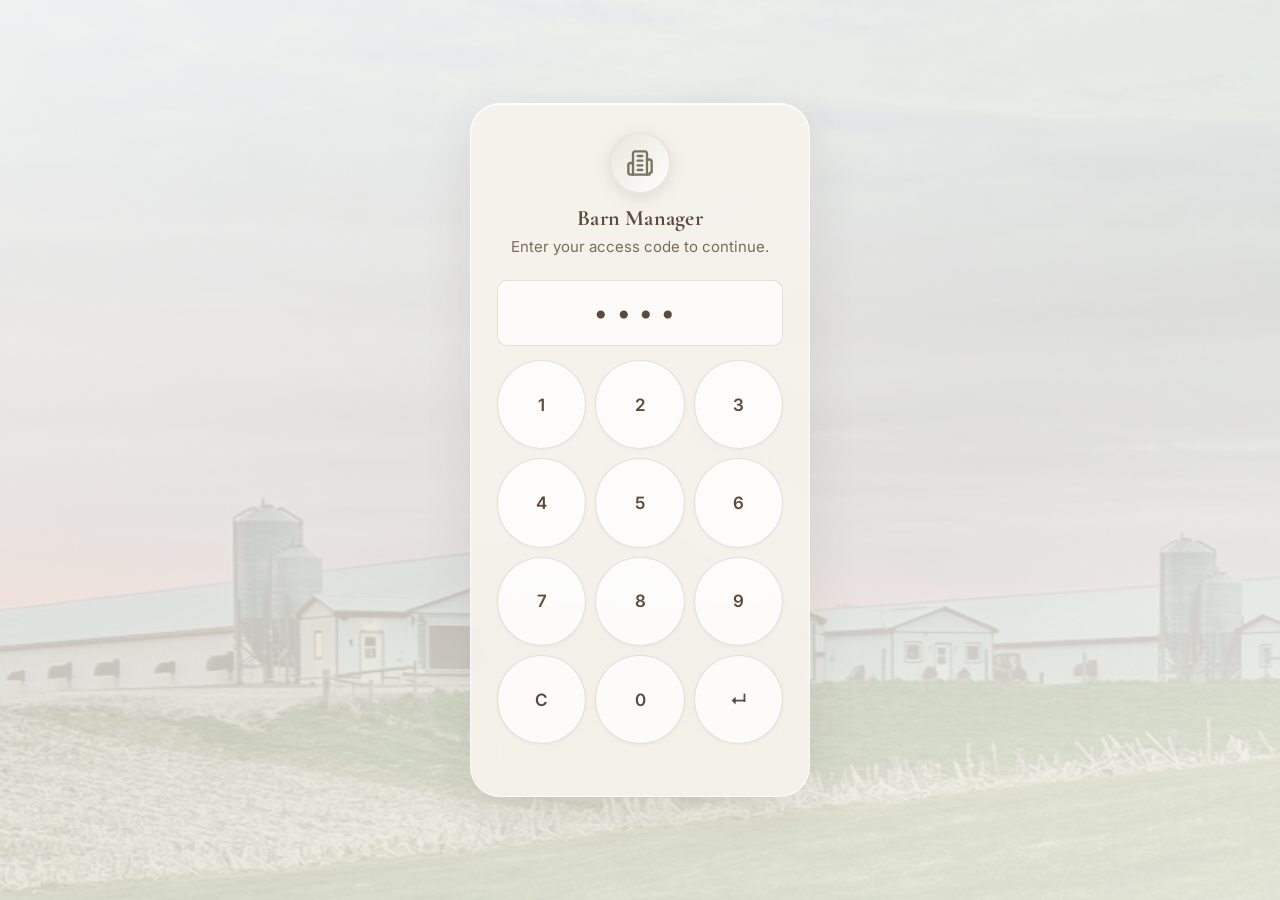
<file: index.html>
<!DOCTYPE html>
<html lang="en">
<head>
  <meta charset="UTF-8">
  <title>Barn Manager Login</title>
  <meta name="viewport" content="width=device-width, initial-scale=1.0, viewport-fit=cover">
  <meta name="theme-color" content="#5c4a3d">
  <link rel="icon" type="image/png" sizes="32x32" href="assets/images/favicon-32.png">
  <link rel="icon" type="image/png" sizes="192x192" href="assets/images/favicon-192.png">
  <link rel="apple-touch-icon" sizes="180x180" href="assets/images/apple-touch-icon.png">
  <link rel="stylesheet" href="assets/css/style.css">
  <link rel="manifest" href="manifest.json">
</head>
<body>
  <div class="login-wrapper">
    <div class="card login-card">
      <div class="login-header">
        <div class="login-logo-wrap">
          <svg xmlns="http://www.w3.org/2000/svg" width="28" height="28" viewBox="0 0 24 24" fill="none" stroke="currentColor" stroke-width="2" stroke-linecap="round" stroke-linejoin="round"><path d="M6 22V4a2 2 0 0 1 2-2h8a2 2 0 0 1 2 2v18Z"/><path d="M6 12H4a2 2 0 0 0-2 2v6a2 2 0 0 0 2 2h2"/><path d="M18 9h2a2 2 0 0 1 2 2v9a2 2 0 0 0-2 2h-2"/><path d="M10 6h4"/><path d="M10 10h4"/><path d="M10 14h4"/><path d="M10 18h4"/></svg>
        </div>
        <h1>Barn Manager</h1>
        <p>Enter your access code to continue.</p>
      </div>

      <div id="step-keypad">
        <div class="keypad-display" id="keypadDisplay">••••</div>
        <div class="keypad-grid">
          <button class="keypad-btn" data-digit="1">1</button>
          <button class="keypad-btn" data-digit="2">2</button>
          <button class="keypad-btn" data-digit="3">3</button>
          <button class="keypad-btn" data-digit="4">4</button>
          <button class="keypad-btn" data-digit="5">5</button>
          <button class="keypad-btn" data-digit="6">6</button>
          <button class="keypad-btn" data-digit="7">7</button>
          <button class="keypad-btn" data-digit="8">8</button>
          <button class="keypad-btn" data-digit="9">9</button>
          <button class="keypad-btn" data-action="clear">C</button>
          <button class="keypad-btn" data-digit="0">0</button>
          <button class="keypad-btn" data-action="enter">↵</button>
        </div>
        <div class="keypad-error" id="keypadError"></div>
      </div>
    </div>
  </div>

  <script src="assets/js/app.js"></script>
  <script src="assets/js/pages/login.js"></script>
</body>
</html>
</file>
<file: assets/css/style.css>
/* ═══════════════════════════════════════════════════
   BARN MANAGER — Natural Minimalist · v7
   Warm neutrals · Olive · Linen glass · Serif display
═══════════════════════════════════════════════════ */

@import url('https://fonts.googleapis.com/css2?family=Cormorant+Garamond:ital,wght@0,500;0,600;0,700;1,500&family=Inter:ital,opsz,wght@0,14..32,300;0,14..32,400;0,14..32,500;0,14..32,600;0,14..32,700;1,14..32,400&display=swap');

/* ─── TOKENS ─────────────────────────────────────── */
:root {
  --white:        #ffffff;
  --cream:        #f7f3ed;
  --bg:           #ede8e0;
  --bg-card:      #f7f3ed;
  --bg-soft:      #e5ded3;

  --linen:        #f5f1ea;
  --taupe:        #c9bfb5;
  --beige:        #d4c4b0;
  --tan:          #b8a088;
  --greige:       #d8d4cc;
  --olive:        #8b8670;
  --ivory:        #faf8f4;
  --mushroom:     #9a8b7e;
  --espresso:     #5c4a3d;
  --sand:         #e5ded3;
  --rose:         #c4a090;

  --slate:        #5c4a3d;
  --navy:         #5c4a3d;
  --navy-mid:     #7a6b5e;
  --navy-glass:   rgba(92, 74, 61, .9);

  --mist:         #c9bfb5;
  --sage:         #7a7560;
  --sage-dk:      #5c5848;
  --sage-lt:      #e8e6dc;
  --sage-glass:   rgba(122, 117, 96, .12);

  --seafoam:      #d8d4cc;
  --teal:         #9a8b7e;
  --teal-lt:      #ece8e2;

  --terra:        #c4a090;
  --terra-dk:     #a88474;
  --terra-lt:     #f0e8e4;

  --blush:        #f0e8e4;

  --heading:      #5c4a3d;

  --border:       rgba(92, 74, 61, .1);
  --border-mid:   rgba(92, 74, 61, .16);

  --text:         #5c4a3d;
  --text-2:       #7a6b5e;
  --text-3:       #9a8b7e;

  --navy-rgb:     92, 74, 61;
  --sage-rgb:     122, 117, 96;
  --terra-rgb:    196, 160, 144;
  --mist-rgb:     201, 191, 181;

  --bg-image:     url('../images/farm-bg.png');

  --glass-bg:     rgba(247, 243, 237, .9);
  --glass-border: rgba(255, 255, 255, .72);
  --glass-shadow: 0 12px 40px rgba(92, 74, 61, .08);

  /* Shadows */
  --sh-xs: 0 1px 3px rgba(92, 74, 61, .06);
  --sh-sm: 0 2px 12px rgba(92, 74, 61, .07);
  --sh-md: 0 8px 28px rgba(92, 74, 61, .09);
  --sh-lg: 0 16px 48px rgba(92, 74, 61, .11);

  /* Shape */
  --r-sm:  10px;
  --r-md:  16px;
  --r-lg:  22px;
  --r-xl:  30px;
  --r-pill:999px;

  /* Motion */
  --ease:   cubic-bezier(.25,.46,.45,.94);
  --spring: cubic-bezier(.34,1.56,.64,1);
  --t1: .12s;
  --t2: .22s;
  --t3: .38s;

  /* Layout */
  --nav-h:  58px;
  --max-w:  1080px;
  --font:   'Inter', system-ui, sans-serif;
  --font-display: 'Cormorant Garamond', Georgia, 'Times New Roman', serif;

  /* Typography — fixed role scale */
  --fs-display:  26px;
  --fs-title:    22px;
  --fs-heading:  19px;
  --fs-subhead:  17px;
  --fs-body:     16px;
  --fs-ui:       15px;
  --fs-caption:  14px;
  --fs-label:    13px;
  --fs-micro:    12px;
}

/* ─── RESET ──────────────────────────────────────── */
*, *::before, *::after { box-sizing: border-box; margin: 0; padding: 0; }
html { -webkit-text-size-adjust: 100%; scroll-behavior: smooth; }

body {
  font-family: var(--font);
  font-size: var(--fs-body);
  line-height: 1.55;
  color: var(--text);
  background: var(--bg);
  min-height: 100vh;
  -webkit-font-smoothing: antialiased;
}

body.app-shell {
  display: flex;
  flex-direction: column;
  padding-top: calc(var(--nav-h) + env(safe-area-inset-top, 0px));
  padding-left: env(safe-area-inset-left, 0px);
  padding-right: env(safe-area-inset-right, 0px);
  background: var(--bg);
  position: relative;
  min-height: 100vh;
  min-height: 100dvh;
}

/* Farm background on ALL app pages */
body.app-shell::before {
  content: '';
  position: fixed;
  inset: 0;
  background: var(--bg-image) center center / cover no-repeat;
  z-index: -2;
}

/* Warm linen wash — swap --bg-image when client provides new photo */
body.app-shell::after {
  content: '';
  position: fixed;
  inset: 0;
  /* background: rgba(247, 243, 237, .1) */
  /* background: linear-gradient(
    165deg,
    rgba(247, 243, 237, .84) 0%,
    rgba(229, 222, 211, .78) 48%,
    rgba(245, 241, 234, .86) 100%
  ); */
  z-index: -1;
}

/* ─── TYPOGRAPHY ─────────────────────────────────── */
h1, h2, h3 {
  font-family: var(--font-display);
  font-weight: 700;
  line-height: 1.18;
  color: var(--heading);
  letter-spacing: .01em;
}
h1 { font-size: var(--fs-title); }
h2 { font-size: var(--fs-heading); }
h3 { font-size: var(--fs-subhead); }

label {
  display: block;
  font-size: var(--fs-label);
  font-weight: 600;
  color: var(--text-3);
  text-transform: uppercase;
  letter-spacing: .055em;
  margin-bottom: 5px;
}
p { color: var(--text-2); }
button { font-family: var(--font); cursor: pointer; }
a { color: inherit; text-decoration: none; }

.icon {
  display: block;
  flex-shrink: 0;
}

.top-bar-title .icon,
.panel-title .icon {
  display: inline-block;
  vertical-align: middle;
}

/* ─── SHELL ──────────────────────────────────────── */
.app-container {
  width: 100%;
  max-width: var(--max-w);
  margin: 0 auto;
  padding: 22px 18px 52px;
}

body.app-shell.page-centered .app-container {
  flex: 1;
  display: flex;
  align-items: center;
  justify-content: center;
  padding: 24px 18px;
}

/* ─── TOP BAR ────────────────────────────────────── */
.top-bar {
  position: fixed;
  top: 0; left: 0; right: 0;
  z-index: 200;
  min-height: var(--nav-h);
  height: calc(var(--nav-h) + env(safe-area-inset-top, 0px));
  padding-top: env(safe-area-inset-top, 0px);
  padding-left: max(20px, env(safe-area-inset-left, 0px));
  padding-right: max(20px, env(safe-area-inset-right, 0px));
  background: var(--navy-glass);
  backdrop-filter: blur(18px) saturate(1.6);
  -webkit-backdrop-filter: blur(18px) saturate(1.6);
  border-bottom: 1px solid rgba(255,255,255,.1);
  display: flex;
  align-items: center;
  justify-content: space-between;
  gap: 10px;
  box-shadow: 0 2px 18px rgba(var(--navy-rgb), .18);
}

.top-bar-title {
  font-size: var(--fs-subhead);
  font-weight: 700;
  color: #fff;
  letter-spacing: .01em;
  display: flex;
  align-items: center;
  gap: 10px;
}

.top-bar-title svg { opacity: .8; }

.top-bar-actions {
  display: flex;
  align-items: center;
  gap: 8px;
}

/* ─── GLASS CARD ─────────────────────────────────── */
.card {
  position: relative;
  background: var(--glass-bg);
  backdrop-filter: blur(20px) saturate(1.4);
  -webkit-backdrop-filter: blur(20px) saturate(1.4);
  border-radius: var(--r-lg);
  border: 1px solid var(--glass-border);
  box-shadow: var(--glass-shadow), inset 0 1px 0 rgba(255, 255, 255, .85);
  padding: 22px 22px;
  overflow: visible;
  animation: cardIn var(--t3) var(--ease) forwards;
}

.app-container > .card + .card { margin-top: 14px; }

@keyframes cardIn {
  from { opacity: 0; }
  to   { opacity: 1; }
}

.app-container > .card:nth-child(2) { animation-delay: .06s; }
.app-container > .card:nth-child(3) { animation-delay: .12s; }
.app-container > .card:nth-child(4) { animation-delay: .18s; }

/* ─── BUTTONS ────────────────────────────────────── */
.btn {
  display: inline-flex;
  align-items: center;
  justify-content: center;
  gap: 7px;
  border: none;
  border-radius: var(--r-pill);
  padding: 9px 20px;
  font-size: var(--fs-ui);
  font-weight: 600;
  letter-spacing: .01em;
  min-height: 40px;
  white-space: nowrap;
  transition:
    background var(--t1) var(--ease),
    transform  var(--t1) var(--ease),
    box-shadow var(--t1) var(--ease);
}

.btn svg { flex-shrink: 0; }
.btn:active { transform: scale(.95) !important; }

.btn-primary {
  background: var(--sage);
  color: #fff;
  box-shadow: 0 3px 12px rgba(var(--sage-rgb), .32);
}
.btn-primary:hover {
  background: var(--sage-dk);
  transform: translateY(-1px);
  box-shadow: 0 5px 18px rgba(var(--sage-rgb), .38);
}

/* ghost on dark bg (top bar) */
.btn-ghost {
  background: rgba(255,255,255,.13);
  color: #fff;
  border: 1px solid rgba(255,255,255,.22);
}
.btn-ghost:hover { background: rgba(255,255,255,.24); }

/* ghost on light bg (inside cards) */
.card .btn-ghost,
.tab-panel .btn-ghost {
  background: var(--bg-soft);
  color: var(--text);
  border: 1px solid var(--border-mid);
}
.card .btn-ghost:hover,
.tab-panel .btn-ghost:hover { background: var(--bg); }

.btn-danger {
  background: var(--terra);
  color: #fff;
  box-shadow: 0 3px 10px rgba(var(--terra-rgb), .28);
}
.btn-danger:hover { filter: brightness(1.08); }

.btn-success {
  background: var(--sage-lt);
  color: var(--sage-dk);
  box-shadow: 0 3px 10px rgba(var(--sage-rgb), .2);
}

.btn-success:hover {
  background: #ddd9ce;
  color: var(--sage-dk);
  transform: translateY(-1px);
  box-shadow: 0 5px 14px rgba(var(--sage-rgb), .2);
}

.btn-small {
  padding: 5px 13px;
  font-size: var(--fs-caption);
  min-height: 32px;
}

.btn-label-short { display: none; }

/* ─── INPUTS ─────────────────────────────────────── */
.form-group { margin-bottom: 15px; }

input[type=text],
input[type=number],
input[type=date],
input[type=time],
select,
textarea {
  font-family: var(--font);
  font-size: var(--fs-body);
  padding: 10px 12px;
  border-radius: var(--r-sm);
  border: 1.5px solid rgba(0,0,0,.11);
  background: rgba(255,255,255,.85);
  color: var(--text);
  width: 100%;
  min-height: 42px;
  transition: border-color var(--t1), box-shadow var(--t1), background var(--t1);
  -webkit-appearance: none;
  appearance: none;
}

input:focus, select:focus, textarea:focus {
  outline: none;
  border-color: var(--sage);
  background: #fff;
  box-shadow: 0 0 0 3px rgba(var(--sage-rgb), .14);
}

input::placeholder, textarea::placeholder { color: var(--text-3); }

select {
  background-image: url("data:image/svg+xml,%3Csvg xmlns='http://www.w3.org/2000/svg' width='12' height='8'%3E%3Cpath d='M1 1l5 5 5-5' stroke='%239a948c' stroke-width='1.6' fill='none' stroke-linecap='round' stroke-linejoin='round'/%3E%3C/svg%3E");
  background-repeat: no-repeat;
  background-position: right 12px center;
  background-color: rgba(255,255,255,.85);
  padding-right: 32px;
}

textarea { resize: vertical; min-height: 88px; }

.field-group.has-error input[type=text],
.field-group.has-error input[type=number],
.field-group.has-error input[type=date],
.field-group.has-error input[type=time],
.field-group.has-error textarea,
input.is-invalid,
textarea.is-invalid {
  border-color: var(--terra);
  box-shadow: 0 0 0 3px rgba(var(--terra-rgb), .16);
}

.field-group.has-error input:focus,
.field-group.has-error textarea:focus,
input.is-invalid:focus,
textarea.is-invalid:focus {
  border-color: var(--terra);
  box-shadow: 0 0 0 3px rgba(var(--terra-rgb), .16);
}

.field-error {
  margin-top: 6px;
  font-size: var(--fs-caption);
  font-weight: 500;
  color: var(--terra);
  line-height: 1.35;
}

.card.has-form-errors {
  border-color: rgba(var(--terra-rgb), .45);
  box-shadow:
    0 0 0 2px rgba(var(--terra-rgb), .18),
    0 8px 32px rgba(var(--navy-rgb), .12),
    0 1px 0 rgba(255,255,255,.8) inset;
}

.custom-select {
  position: relative;
  width: 100%;
  min-width: 100px;
}

.custom-select-trigger {
  width: 100%;
  display: flex;
  align-items: center;
  justify-content: space-between;
  gap: 8px;
  font-family: var(--font);
  font-size: var(--fs-body);
  padding: 8px 12px;
  border-radius: var(--r-sm);
  border: 1.5px solid rgba(0,0,0,.11);
  background: rgba(255,255,255,.85);
  color: var(--text);
  min-height: 42px;
  cursor: pointer;
  text-align: left;
  transition: border-color var(--t1), box-shadow var(--t1), background var(--t1);
}

.custom-select-trigger:hover {
  background: #fff;
}

.custom-select.open .custom-select-trigger,
.custom-select-trigger:focus {
  outline: none;
  border-color: var(--sage);
  background: #fff;
  box-shadow: 0 0 0 3px rgba(var(--sage-rgb), .14);
}

.custom-select.is-invalid .custom-select-trigger {
  border-color: var(--terra);
  box-shadow: 0 0 0 3px rgba(var(--terra-rgb), .16);
}

.custom-select.is-invalid.open .custom-select-trigger,
.custom-select.is-invalid .custom-select-trigger:focus {
  border-color: var(--terra);
  box-shadow: 0 0 0 3px rgba(var(--terra-rgb), .16);
}

.custom-select-label {
  flex: 1;
  min-width: 0;
  overflow: hidden;
  text-overflow: ellipsis;
  white-space: nowrap;
}

.custom-select-label.is-placeholder {
  color: var(--text-3);
}

.custom-select-chevron {
  flex-shrink: 0;
  width: 12px;
  height: 12px;
  background-image: url("data:image/svg+xml,%3Csvg xmlns='http://www.w3.org/2000/svg' width='12' height='8'%3E%3Cpath d='M1 1l5 5 5-5' stroke='%23969088' stroke-width='1.6' fill='none' stroke-linecap='round' stroke-linejoin='round'/%3E%3C/svg%3E");
  background-repeat: no-repeat;
  background-position: center;
  transition: transform var(--t1);
}

.custom-select.open .custom-select-chevron {
  transform: rotate(180deg);
}

.custom-select-menu {
  display: none;
  list-style: none;
  margin: 0;
  padding: 4px;
  background: #fff;
  border: 1px solid var(--border-mid);
  border-radius: var(--r-sm);
  box-shadow: var(--sh-md);
  max-height: 220px;
  overflow-y: auto;
}

.custom-select-menu.is-open {
  display: block;
}

.custom-select-option {
  padding: 9px 12px;
  border-radius: 6px;
  font-size: var(--fs-ui);
  cursor: pointer;
  color: var(--text);
  transition: background var(--t1), color var(--t1);
}

.custom-select-option:hover {
  background: var(--sage-lt);
}

.custom-select-option.selected {
  background: var(--sage);
  color: #fff;
}

td .custom-select-trigger {
  min-height: 34px;
  padding: 5px 10px;
  font-size: var(--fs-ui);
}

/* ─── TABLES ─────────────────────────────────────── */
.table-wrapper {
  width: 100%;
  max-width: 100%;
  overflow-x: auto;
  -webkit-overflow-scrolling: touch;
  scrollbar-width: thin;
  border-radius: var(--r-md);
  border: 1px solid var(--border);
  background: rgba(255,255,255,.7);
}

table {
  border-collapse: collapse;
  width: max-content;
  min-width: 100%;
}

th, td {
  padding: 10px 13px;
  border-bottom: 1px solid rgba(0,0,0,.07);
  font-size: var(--fs-ui);
  text-align: left;
}

th {
  background: var(--teal-lt);
  color: var(--navy);
  font-weight: 700;
  font-size: var(--fs-micro);
  text-transform: uppercase;
  letter-spacing: .06em;
  white-space: nowrap;
}

th.col-no, td.col-no {
  width: 48px;
  padding-left: 10px;
  padding-right: 10px;
  text-align: center;
  font-size: var(--fs-caption);
  font-weight: 600;
  white-space: nowrap;
}

th.col-no {
  text-transform: none;
  letter-spacing: 0;
  color: var(--navy);
}

td.col-no {
  color: var(--text-3);
}

tr:last-child td { border-bottom: none; }
tbody tr { transition: background var(--t1); }
tbody tr:hover td { background: rgba(var(--mist-rgb), .12); }

td.select-cell {
  min-width: 120px;
}

th.col-action, td.action-cell {
  width: 56px;
  min-width: 56px;
  text-align: center;
  padding-left: 8px;
  padding-right: 8px;
  position: sticky;
  right: 0;
  z-index: 1;
}

th.col-action {
  text-transform: none;
  letter-spacing: 0;
  z-index: 2;
  background: var(--teal-lt);
  box-shadow: -8px 0 14px -6px rgba(var(--navy-rgb), .08);
}

td.action-cell {
  background: rgba(255, 255, 255, .96);
  box-shadow: -8px 0 14px -6px rgba(var(--navy-rgb), .08);
}

tbody tr:hover td.action-cell {
  background: var(--sage-lt);
}

.btn-icon-delete {
  display: inline-flex;
  align-items: center;
  justify-content: center;
  width: 34px;
  height: 34px;
  padding: 0;
  border: none;
  border-radius: var(--r-sm);
  background: transparent;
  color: var(--terra);
  cursor: pointer;
  transition: background var(--t1), color var(--t1), transform var(--t1);
}

.btn-icon-delete:hover {
  background: var(--terra-lt);
  color: var(--terra-dk);
}

.btn-icon-delete:active {
  transform: scale(0.94);
}

.btn-icon-delete svg {
  display: block;
}

/* ─── TABS ───────────────────────────────────────── */
.tabs {
  display: inline-flex;
  background: rgba(255,255,255,.5);
  backdrop-filter: blur(8px);
  border: 1px solid var(--border);
  border-radius: var(--r-pill);
  padding: 4px;
  gap: 3px;
  margin-bottom: 16px;
}

.tab-button {
  border: none;
  background: transparent;
  color: var(--text-2);
  padding: 6px 22px;
  border-radius: var(--r-pill);
  font-size: var(--fs-ui);
  font-weight: 600;
  min-height: 36px;
  transition: background var(--t1), color var(--t1), box-shadow var(--t1);
}

.tab-button.active {
  background: var(--sage);
  color: #fff;
  box-shadow: 0 2px 10px rgba(var(--sage-rgb), .28);
}

.tab-panel { display: none; }
.tab-panel.active {
  display: block;
  animation: fadeUp var(--t2) var(--ease) forwards;
}

@keyframes fadeUp {
  from { opacity: 0; }
  to   { opacity: 1; }
}

/* ─── BADGES ─────────────────────────────────────── */
.badge {
  display: inline-flex;
  align-items: center;
  padding: 2px 9px;
  border-radius: var(--r-pill);
  font-size: var(--fs-micro);
  font-weight: 700;
  letter-spacing: .03em;
  background: var(--sage-lt);
  color: var(--sage-dk);
}
.badge-terra { background: var(--terra-lt); color: var(--terra); }

/* ─── PANEL TITLE ────────────────────────────────── */
.panel-title {
  font-family: var(--font);
  font-size: var(--fs-label);
  font-weight: 700;
  color: var(--sage-dk);
  text-transform: uppercase;
  letter-spacing: .07em;
  margin-bottom: 12px;
  display: flex;
  align-items: center;
  gap: 8px;
}

/* ─── LIST ITEMS (todos & reminders) ─────────────── */
.todo-item, .reminder-item {
  display: flex;
  align-items: flex-start;
  justify-content: space-between;
  gap: 10px;
  padding: 11px 13px;
  margin-bottom: 7px;
  border-radius: var(--r-md);
  background: rgba(255,255,255,.6);
  border: 1px solid var(--border);
  transition: background var(--t1), transform var(--t1), box-shadow var(--t1);
  animation: slideIn var(--t2) var(--ease) both;
}

.todo-item:hover, .reminder-item:hover {
  background: rgba(255,255,255,.9);
  transform: translateX(2px);
  box-shadow: var(--sh-sm);
}

@keyframes slideIn {
  from { opacity: 0; transform: translateX(-8px); }
  to   { opacity: 1; transform: translateX(0); }
}

.todo-item-main, .reminder-item-main { flex: 1; min-width: 0; }
.todo-right { display: flex; align-items: center; padding-top: 1px; }

.todo-title, .reminder-title {
  font-size: var(--fs-ui);
  font-weight: 600;
  color: var(--text);
  overflow: hidden;
  text-overflow: ellipsis;
  white-space: nowrap;
}

.todo-meta, .reminder-meta {
  font-size: var(--fs-caption);
  color: var(--text-3);
  margin-top: 2px;
  line-height: 1.4;
}

input[type=checkbox] {
  width: 18px; height: 18px;
  accent-color: var(--sage);
  cursor: pointer;
}

.list-empty {
  font-size: var(--fs-caption);
  color: var(--text-3);
  font-style: italic;
  padding: 18px 0;
  text-align: center;
}

/* ─── COUNTER ────────────────────────────────────── */
.counter-row {
  display: flex;
  justify-content: space-between;
  align-items: center;
  padding: 10px 14px;
  margin-bottom: 7px;
  border-radius: var(--r-sm);
  background: rgba(255,255,255,.55);
  border: 1px solid var(--border);
  transition: background var(--t1);
}
.counter-row:hover { background: rgba(255,255,255,.85); }

.counter-label { font-size: var(--fs-ui); font-weight: 600; color: var(--text); }

.counter-controls { display: inline-flex; align-items: center; gap: 8px; }

.counter-btn {
  width: 32px; height: 32px;
  border-radius: 50%;
  border: 1.5px solid var(--border-mid);
  background: #fff;
  color: var(--text);
  font-size: var(--fs-subhead);
  font-weight: 700;
  display: flex;
  align-items: center;
  justify-content: center;
  transition: background var(--t1), border-color var(--t1), transform var(--t1);
}
.counter-btn:hover { background: var(--sage-lt); border-color: var(--sage); }
.counter-btn:active { transform: scale(.88); }

.counter-value { min-width: 34px; text-align: center; font-size: var(--fs-subhead); font-weight: 700; color: var(--navy); }

/* ─── MISC ───────────────────────────────────────── */
.details-cell { position: relative; }
.details-text { white-space: pre-line; line-height: 1.4; }

.details-pencil {
  position: absolute;
  top: 5px; right: 5px;
  width: 24px; height: 24px;
  border-radius: 50%;
  border: 1px solid var(--border);
  background: var(--bg-soft);
  color: var(--text-3);
  font-size: var(--fs-micro);
  cursor: pointer;
  display: flex; align-items: center; justify-content: center;
  transition: background var(--t1);
}
.details-pencil:hover { background: var(--sage-lt); }

.flock-form-card { max-width: 700px; margin: 0 auto; width: 100%; }

body.app-shell.page-centered .flock-form-card {
  margin: 0;
}

@media (orientation: portrait) {
  body.app-shell.page-centered .form-grid {
    grid-template-columns: 1fr;
  }
}
.form-intro {
  font-size: var(--fs-ui);
  color: var(--text-2);
  margin-top: 6px;
}
.flock-form-actions {
  display: flex;
  justify-content: flex-end;
  gap: 10px;
  margin-top: 20px;
  flex-wrap: wrap;
}

.form-grid { display: grid; grid-template-columns: 1fr 1fr; gap: 14px; }

.card-toolbar {
  display: flex;
  justify-content: space-between;
  align-items: center;
  gap: 12px;
  flex-wrap: wrap;
}

.card-toolbar-actions {
  display: flex;
  gap: 8px;
  flex-wrap: wrap;
}

.action-row {
  display: flex;
  gap: 10px;
  flex-wrap: wrap;
}

/* ─── MODALS ─────────────────────────────────────── */
#detailsModal, .popup-overlay {
  position: fixed;
  inset: 0;
  display: none;
  align-items: center;
  justify-content: center;
  background: rgba(var(--navy-rgb), .42);
  z-index: 300;
  backdrop-filter: blur(6px);
}

.details-modal-content, .popup-card {
  background: var(--glass-bg);
  backdrop-filter: blur(20px);
  border-radius: var(--r-lg);
  border: 1px solid var(--glass-border);
  padding: 22px;
  width: 92%;
  max-width: 580px;
  box-shadow: var(--sh-lg);
  animation: cardIn var(--t2) var(--spring) both;
}

.details-modal-content {
  max-height: 82vh;
  display: flex;
  flex-direction: column;
}
.details-modal-content textarea { flex: 1; min-height: 200px; }

.popup-card { max-width: 380px; text-align: center; }
.popup-item {
  margin-bottom: 8px;
  text-align: left;
}
.popup-item-meta {
  font-size: var(--fs-caption);
  color: var(--text-3);
}
.popup-actions { display: flex; justify-content: flex-end; gap: 8px; margin-top: 16px; }

.confirm-modal {
  max-width: 320px;
  text-align: left;
}

.confirm-modal-icon {
  display: inline-flex;
  align-items: center;
  justify-content: center;
  width: 40px;
  height: 40px;
  margin-bottom: 12px;
  border-radius: 50%;
  background: var(--terra-lt);
  color: var(--terra);
}

.confirm-modal.is-success {
  background: rgba(232, 242, 224, .96);
  border-color: rgba(var(--sage-rgb), .35);
  box-shadow:
    0 0 0 1px rgba(var(--sage-rgb), .18),
    var(--sh-lg);
}

.confirm-modal.is-success .confirm-modal-icon {
  background: var(--sage-lt);
  color: var(--sage);
}

.confirm-modal.is-success h2 {
  color: var(--sage-dk);
}

.confirm-modal h2 {
  font-size: var(--fs-heading);
  margin-bottom: 8px;
}

.confirm-modal-text {
  font-size: var(--fs-ui);
  color: var(--text-2);
  line-height: 1.45;
}

.confirm-modal-actions {
  margin-top: 18px;
}

/* ═══════════════════════════════════
   LOGIN PAGE
═══════════════════════════════════ */
.login-wrapper {
  min-height: 100vh;
  min-height: 100dvh;
  display: flex;
  align-items: center;
  justify-content: center;
  padding:
    max(24px, env(safe-area-inset-top, 0px))
    max(16px, env(safe-area-inset-right, 0px))
    max(24px, env(safe-area-inset-bottom, 0px))
    max(16px, env(safe-area-inset-left, 0px));
  position: relative;
  overflow: hidden;
}

/* Farm background */
.login-wrapper::before {
  content: '';
  position: fixed;
  inset: 0;
  background: var(--bg-image) center center / cover no-repeat;
  z-index: 0;
}

.login-wrapper::after {
  content: '';
  position: fixed;
  inset: 0;
  background: linear-gradient(
    160deg,
    rgba(247, 243, 237, .78) 0%,
    rgba(229, 222, 211, .72) 55%,
    rgba(245, 241, 234, .8) 100%
  );
  z-index: 1;
}

.login-card {
  position: relative;
  z-index: 2;
  max-width: 340px;
  width: 100%;
  background: var(--glass-bg);
  backdrop-filter: blur(24px) saturate(1.4);
  -webkit-backdrop-filter: blur(24px) saturate(1.4);
  border: 1px solid var(--glass-border);
  border-radius: var(--r-xl);
  padding: 28px 26px 24px;
  box-shadow: var(--sh-lg), inset 0 1px 0 rgba(255, 255, 255, .85);
  animation: cardIn var(--t3) var(--spring) both;
}

.login-header {
  text-align: center;
  margin-bottom: 22px;
}

.login-logo-wrap {
  width: 62px; height: 62px;
  border-radius: 50%;
  background: linear-gradient(135deg, var(--sage-lt), rgba(255,255,255,.9));
  border: 2px solid var(--sage-lt);
  display: flex;
  align-items: center;
  justify-content: center;
  margin: 0 auto 12px;
  box-shadow: 0 4px 16px rgba(var(--sage-rgb), .18);
  animation: float 3s ease-in-out infinite;
}

@keyframes float {
  0%,100% { transform: translateY(0); }
  50%      { transform: translateY(-5px); }
}

.login-logo-wrap svg { color: var(--sage); }

.login-card h1 { font-size: var(--fs-title); color: var(--heading); margin-bottom: 3px; }
.login-card > p, .login-header > p {
  font-size: var(--fs-ui);
  color: var(--text-2);
  margin-bottom: 0;
}

/* Keypad */
.keypad-display {
  background: rgba(255,255,255,.7);
  border: 1.5px solid var(--border-mid);
  border-radius: var(--r-sm);
  padding: 12px;
  text-align: center;
  letter-spacing: .4em;
  font-size: var(--fs-display);
  font-weight: 700;
  color: var(--navy);
  margin-bottom: 14px;
  min-height: 52px;
  display: flex;
  align-items: center;
  justify-content: center;
  transition: border-color var(--t1), box-shadow var(--t1);
}
.keypad-display.active {
  border-color: var(--sage);
  box-shadow: 0 0 0 3px rgba(var(--sage-rgb), .14);
}

.keypad-grid {
  display: grid;
  grid-template-columns: repeat(3, 1fr);
  gap: 9px;
}

.keypad-btn {
  aspect-ratio: 1;
  border-radius: 50%;
  border: 1.5px solid var(--border-mid);
  background: rgba(255,255,255,.75);
  color: var(--text);
  font-size: var(--fs-subhead);
  font-weight: 600;
  font-family: var(--font);
  box-shadow: var(--sh-xs);
  transition: background var(--t1), border-color var(--t1), transform var(--t1), box-shadow var(--t1);
  display: flex;
  align-items: center;
  justify-content: center;
  padding: 0;
  min-height: 54px;
}
.keypad-btn:hover { background: var(--sage-lt); border-color: var(--sage); }
.keypad-btn:active { transform: scale(.88); box-shadow: none; background: rgba(var(--mist-rgb), .35); }

.keypad-error {
  min-height: 20px;
  font-size: var(--fs-caption);
  font-weight: 500;
  color: var(--terra);
  text-align: center;
  margin-top: 8px;
}

.year-step p { font-size: var(--fs-body); margin-bottom: 10px; }
.year-input-row { display: flex; gap: 8px; }
.year-input-row input { flex: 1; }

/* ═══════════════════════════════════
   DASHBOARD — FLOCK HERO CARD
═══════════════════════════════════ */
.flock-summary-card {
  overflow: hidden;
  background:
    linear-gradient(135deg, rgba(var(--navy-rgb), .92) 0%, rgba(122, 117, 96, .88) 55%, rgba(154, 139, 126, .86) 100%);
  backdrop-filter: blur(16px);
  -webkit-backdrop-filter: blur(16px);
  border-color: rgba(255, 255, 255, .2);
  color: #fff;
  padding: 24px 22px;
}

.flock-summary-card::after {
  content: '';
  position: absolute;
  right: 0; top: 0; bottom: 0;
  width: 45%;
  background: url("data:image/svg+xml,%3Csvg xmlns='http://www.w3.org/2000/svg' viewBox='0 0 200 180' opacity='.07'%3E%3Cellipse cx='100' cy='125' rx='52' ry='44' fill='white'/%3E%3Cellipse cx='100' cy='82' rx='38' ry='34' fill='white'/%3E%3Cellipse cx='82' cy='60' rx='16' ry='13' fill='white'/%3E%3Ccircle cx='88' cy='53' r='4' fill='%235c4a3d'/%3E%3Cpolygon points='74,47 64,38 80,41' fill='%23c4a090'/%3E%3Cellipse cx='118' cy='58' rx='10' ry='9' fill='white'/%3E%3Ccircle cx='113' cy='53' r='3' fill='%235c4a3d'/%3E%3Cpolygon points='122,46 130,39 124,48' fill='%23c4a090'/%3E%3C/svg%3E") right center / 200px auto no-repeat;
  pointer-events: none;
  z-index: 0;
  border-radius: inherit;
}

.flock-summary-card h2 {
  color: rgba(255,255,255,.55);
  font-size: var(--fs-micro);
  text-transform: uppercase;
  letter-spacing: .1em;
  font-weight: 700;
  margin-bottom: 16px;
}

.flock-summary-grid {
  display: grid;
  grid-template-columns: repeat(3, 1fr);
  gap: 10px;
  margin-bottom: 16px;
}

.flock-summary-item {
  background: rgba(255,255,255,.1);
  border: 1px solid rgba(255,255,255,.13);
  border-radius: var(--r-md);
  padding: 12px 10px;
  text-align: center;
  transition: background var(--t1), transform var(--t1);
}
.flock-summary-item:hover { background: rgba(255,255,255,.18); transform: translateY(-1px); }

.flock-summary-label {
  font-size: var(--fs-micro);
  color: rgba(255,255,255,.55);
  text-transform: uppercase;
  letter-spacing: .07em;
  margin-bottom: 5px;
}
.flock-summary-value { font-size: var(--fs-subhead); font-weight: 700; color: #fff; }

.flock-summary-card .btn-ghost {
  background: rgba(255,255,255,.14);
  color: #fff;
  border-color: rgba(255,255,255,.22);
  font-size: var(--fs-caption);
}
.flock-summary-card .btn-ghost:hover { background: rgba(255,255,255,.24); }
.flock-edit-row { margin-top: 0; }

/* ═══════════════════════════════════
   DASHBOARD — WORKSHEETS CARD
═══════════════════════════════════ */
.worksheets-card h2 { margin-bottom: 16px; }

/* Dashboard worksheet tiles — row of 4, then row of 3 */
.worksheets-menu {
  display: flex;
  flex-direction: column;
  gap: 12px;
}

.menu-grid-row {
  display: grid;
  gap: 12px;
}

.menu-grid-row--4 {
  grid-template-columns: repeat(4, minmax(0, 1fr));
}

.menu-grid-row--3 {
  grid-template-columns: repeat(3, minmax(0, 1fr));
  width: min(100%, 78%);
  margin-inline: auto;
}

.menu-grid {
  display: grid;
  grid-template-columns: repeat(2, 1fr);
  gap: 10px;
}

.menu-tile {
  border-radius: var(--r-md);
  border: 1px solid rgba(255, 255, 255, .75);
  background: rgba(255, 255, 255, .58);
  backdrop-filter: blur(14px) saturate(1.3);
  -webkit-backdrop-filter: blur(14px) saturate(1.3);
  padding: 16px 10px 14px;
  cursor: pointer;
  text-align: center;
  min-width: 0;
  min-height: 104px;
  display: flex;
  flex-direction: column;
  align-items: center;
  justify-content: center;
  transition:
    background  var(--t1) var(--ease),
    border-color var(--t1) var(--ease),
    transform   var(--t2) var(--spring),
    box-shadow  var(--t1) var(--ease);
  position: relative;
  overflow: hidden;
}

.menu-tile-icon .icon-chicken {
  width: 22px;
  height: 22px;
}

.menu-tile-icon {
  width: 38px; height: 38px;
  border-radius: 50%;
  background: var(--sage-lt);
  display: flex;
  align-items: center;
  justify-content: center;
  margin: 0 auto 9px;
  transition: transform var(--t2) var(--spring), background var(--t1), color var(--t1);
  color: var(--sage);
}

.menu-tile:hover {
  background: rgba(255, 255, 255, .88);
  border-color: var(--beige);
  transform: translateY(-3px);
  box-shadow: 0 10px 28px rgba(var(--navy-rgb), .1);
}
.menu-tile:hover .menu-tile-icon {
  transform: scale(1.12) rotate(-4deg);
  background: var(--sage);
  color: #fff;
}
.menu-tile:active { transform: scale(.96); }

.menu-tile-title { font-weight: 700; font-size: var(--fs-ui); color: var(--heading); margin-bottom: 2px; }
.menu-tile-sub {
  font-size: var(--fs-caption);
  color: var(--text-3);
  line-height: 1.3;
  display: -webkit-box;
  -webkit-line-clamp: 2;
  -webkit-box-orient: vertical;
  overflow: hidden;
}

/* ═══════════════════════════════════
   DASHBOARD — BOTTOM PANELS
═══════════════════════════════════ */
.dashboard-panels {
  display: grid;
  grid-template-columns: 1fr 1fr;
  gap: 14px;
  margin-top: 14px;
  align-items: stretch;
}

.dashboard-panel {
  margin-top: 0;
  height: 100%;
  min-height: 200px;
  display: flex;
  flex-direction: column;
}

.dashboard-panel .panel-title {
  flex-shrink: 0;
}

.dashboard-panel .panel-title-text {
  flex: 1;
  min-width: 0;
  line-height: 1.3;
}

.dashboard-panel .panel-title .badge {
  margin-left: auto;
  flex-shrink: 0;
}

.dashboard-panel-body {
  flex: 1;
  display: flex;
  flex-direction: column;
  min-height: 0;
}

.dashboard-panel .list-empty {
  flex: 1;
  display: flex;
  align-items: center;
  justify-content: center;
  padding: 12px 0;
}

.dashboard-panel-footer {
  flex-shrink: 0;
  padding-top: 10px;
  margin-top: auto;
  border-top: 1px solid var(--border);
  text-align: center;
}

.dashboard-panel-footer.is-hidden {
  display: none;
}

.dashboard-view-all {
  appearance: none;
  border: none;
  background: none;
  padding: 6px 4px 2px;
  font: inherit;
  font-size: var(--fs-caption);
  font-weight: 600;
  color: var(--terra);
  cursor: pointer;
  text-decoration: underline;
  text-underline-offset: 3px;
  transition: color var(--t1) var(--ease);
}

.dashboard-view-all:hover {
  color: var(--terra-dk);
}

.dashboard-center-row { display: flex; justify-content: center; margin-top: 14px; }

/* ─── UTILITIES ──────────────────────────────────── */
.mt-6  { margin-top: 6px; }
.mt-8  { margin-top: 8px; }
.mt-10 { margin-top: 10px; }
.mt-12 { margin-top: 12px; }
.mt-16 { margin-top: 16px; }
.mt-20 { margin-top: 20px; }
.mt-24 { margin-top: 24px; }
.text-center { text-align: center; }
.flex-wrap { flex-wrap: wrap; }
.gap-8 { gap: 8px; }
.d-flex { display: flex; }
.repair-status-completed { color: var(--sage-dk); font-weight: 600; font-size: var(--fs-caption); }
.repair-status-open { color: var(--terra); font-weight: 600; font-size: var(--fs-caption); }

/* ─── LIST PAGINATION ────────────────────────────── */
.list-pagination {
  margin-top: 14px;
  padding-top: 12px;
  padding-bottom: 4px;
  border-top: 1px solid var(--border);
  overflow: visible;
  position: relative;
  z-index: 2;
}

.list-pagination.is-hidden {
  display: none;
}

.list-pagination-inner {
  display: flex;
  flex-wrap: wrap;
  align-items: center;
  justify-content: space-between;
  gap: 12px 16px;
}

.list-pagination-size {
  display: flex;
  align-items: center;
  gap: 10px;
}

.list-pagination-label {
  font-size: var(--fs-caption);
  color: var(--text-2);
  white-space: nowrap;
}

.list-pagination-size-mount .custom-select {
  width: auto;
  min-width: 72px;
}

.list-pagination-size-mount .custom-select-trigger {
  min-height: 34px;
  padding: 5px 10px;
  font-size: var(--fs-ui);
}

.list-pagination-nav {
  display: flex;
  align-items: center;
  gap: 8px;
  flex-wrap: wrap;
}

.list-pagination-info,
.list-pagination-page {
  font-size: var(--fs-caption);
  color: var(--text-2);
  white-space: nowrap;
}

.list-pagination-page {
  min-width: 88px;
  text-align: center;
}

.list-pagination-btn {
  min-width: 34px;
  padding: 6px 8px;
}

.list-pagination-btn:disabled {
  opacity: 0.4;
  cursor: not-allowed;
}

/* ═══════════════════════════════════
   RESPONSIVE
═══════════════════════════════════ */

/* Portrait — wrapped worksheet grid */
@media (orientation: portrait) {
  .menu-grid {
    grid-template-columns: repeat(2, 1fr);
    gap: 10px;
  }

  .menu-tile {
    min-height: 108px;
    padding: 15px 10px 13px;
  }

  .dashboard-panel {
    min-height: 150px;
  }
}

@media (orientation: portrait) and (min-width: 400px) {
  .menu-grid {
    grid-template-columns: repeat(3, 1fr);
  }
}

@media (orientation: portrait) and (min-width: 560px) {
  .menu-grid {
    grid-template-columns: repeat(4, 1fr);
    gap: 12px;
  }

  .menu-tile {
    min-height: 112px;
  }

  .menu-grid .menu-tile:last-child:nth-child(4n+1):nth-last-child(1) {
    grid-column: 2 / span 2;
  }
}

@media (orientation: portrait) and (max-width: 399px) {
  .menu-grid .menu-tile:last-child:nth-child(odd):nth-last-child(1) {
    grid-column: 1 / -1;
    width: calc(50% - 5px);
    margin-inline: auto;
  }
}

@media (orientation: portrait) and (min-width: 400px) and (max-width: 559px) {
  .menu-grid .menu-tile:last-child:nth-child(3n+1):nth-last-child(1) {
    grid-column: 2;
  }
}

/* Landscape — legacy menu-grid scroll (not used on dashboard worksheets) */
@media (orientation: landscape) {
  .menu-grid:not(.menu-grid-row) {
    display: flex;
    flex-direction: row;
    flex-wrap: nowrap;
    gap: 10px;
    overflow-x: auto;
    -webkit-overflow-scrolling: touch;
    padding-bottom: 4px;
    scrollbar-width: none;
  }

  .menu-grid:not(.menu-grid-row)::-webkit-scrollbar { display: none; }

  .menu-grid:not(.menu-grid-row) .menu-tile {
    flex: 0 0 128px;
    min-width: 128px;
    min-height: 0;
    display: block;
  }

  .menu-grid:not(.menu-grid-row) .menu-tile-sub {
    display: block;
    -webkit-line-clamp: unset;
    overflow: visible;
  }

  .worksheets-menu {
    display: flex;
    flex-direction: column;
    gap: 12px;
  }

  .worksheets-menu .menu-grid-row {
    display: grid;
    width: 100%;
    overflow: visible;
  }

  .worksheets-menu .menu-tile {
    flex: unset;
    min-width: 0;
    display: flex;
    min-height: 104px;
  }
}

@media (orientation: landscape) and (min-width: 1024px) {
  .menu-tile {
    flex: 0 0 140px;
    min-width: 140px;
  }
}

/* Tablet ≥ 768px */
@media (min-width: 768px) {
  .app-container { padding: 26px 28px 56px; }
  .flock-summary-grid { grid-template-columns: repeat(3, 1fr); }
  .form-grid { grid-template-columns: 1fr 1fr; }
  .keypad-btn { min-height: 62px; }

  .menu-grid-row--4 { grid-template-columns: repeat(4, minmax(0, 1fr)); }
  .menu-grid-row--3 {
    grid-template-columns: repeat(3, minmax(0, 1fr));
    width: min(100%, 78%);
  }
}

/* Desktop ≥ 1024px */
@media (min-width: 1024px) {
  .app-container { padding: 28px 32px 64px; }
  .flock-summary-grid { grid-template-columns: repeat(6, 1fr); }
}

/* Phone & small tablet portrait — ≤767px */
@media (max-width: 767px) {
  :root {
    --nav-h: 56px;
    --fs-display: 24px;
    --fs-title: 20px;
    --fs-heading: 17px;
    --fs-subhead: 16px;
    --fs-body: 16px;
    --fs-ui: 15px;
    --r-lg: 16px;
    --r-md: 12px;
  }

  .app-container {
    padding: 14px 12px calc(36px + env(safe-area-inset-bottom, 0px));
  }

  body.app-shell.page-centered .app-container {
    align-items: flex-start;
    padding-top: 18px;
    padding-bottom: calc(28px + env(safe-area-inset-bottom, 0px));
  }

  .top-bar {
    padding-left: max(12px, env(safe-area-inset-left, 0px));
    padding-right: max(12px, env(safe-area-inset-right, 0px));
  }

  .top-bar-title {
    font-size: var(--fs-ui);
    min-width: 0;
    flex: 1 1 auto;
    overflow: hidden;
    text-overflow: ellipsis;
    white-space: nowrap;
    gap: 8px;
  }

  .top-bar-actions {
    gap: 6px;
    flex-shrink: 0;
    max-width: 100%;
  }

  .top-bar-actions .btn {
    min-height: 44px;
    min-width: 44px;
    padding: 8px 12px;
    font-size: var(--fs-caption);
    touch-action: manipulation;
  }

  .top-bar-actions .btn-ghost {
    font-size: 0;
    gap: 0;
    padding: 10px;
  }

  .top-bar-actions .btn-ghost svg {
    width: 20px;
    height: 20px;
  }

  .top-bar-actions .btn-label-long { display: none; }
  .top-bar-actions .btn-label-short { display: inline; }

  .card {
    padding: 16px 14px;
    border-radius: var(--r-md);
  }

  .card h2 { margin-bottom: 4px; }

  .flock-summary-card {
    padding: 18px 14px;
  }

  .flock-summary-grid {
    grid-template-columns: repeat(2, 1fr);
    gap: 8px;
    margin-bottom: 14px;
  }

  .flock-summary-item { padding: 10px 8px; }
  .flock-summary-value { font-size: var(--fs-ui); }

  .menu-grid .menu-tile,
  .worksheets-menu .menu-tile {
    min-height: 100px;
    padding: 14px 10px 12px;
  }

  @media (orientation: portrait) {
    .menu-grid-row--4,
    .menu-grid-row--3 {
      grid-template-columns: repeat(2, 1fr);
      width: 100%;
    }
  }

  .menu-tile-icon { width: 32px; height: 32px; }

  .dashboard-panels {
    grid-template-columns: 1fr;
    gap: 12px;
  }

  .dashboard-panel { min-height: 0; }

  .todo-title,
  .reminder-title {
    white-space: normal;
    overflow: visible;
    text-overflow: unset;
    line-height: 1.35;
  }

  .todo-item,
  .reminder-item {
    padding: 12px;
    gap: 12px;
  }

  input[type=checkbox] {
    width: 22px;
    height: 22px;
    flex-shrink: 0;
  }

  .btn {
    padding: 10px 16px;
    min-height: 44px;
    touch-action: manipulation;
  }

  .btn-small { min-height: 40px; }

  .action-row {
    flex-direction: column;
    gap: 8px;
  }

  .action-row .btn { width: 100%; }

  .card-toolbar {
    flex-direction: column;
    align-items: stretch;
    gap: 10px;
  }

  .card-toolbar-actions {
    width: 100%;
    justify-content: stretch;
  }

  .card-toolbar-actions .btn { flex: 1; }

  .form-grid { grid-template-columns: 1fr; gap: 12px; }

  .form-group { margin-bottom: 12px; }

  input[type=text],
  input[type=number],
  input[type=date],
  input[type=time],
  select,
  textarea,
  .custom-select-trigger {
    font-size: 16px;
    min-height: 44px;
  }

  textarea { min-height: 96px; }

  .tabs {
    display: flex;
    width: 100%;
    margin-bottom: 14px;
  }

  .tab-button {
    flex: 1;
    padding: 8px 10px;
    min-height: 44px;
    font-size: var(--fs-caption);
    touch-action: manipulation;
  }

  .counter-row {
    flex-wrap: wrap;
    gap: 10px;
    padding: 12px;
  }

  .counter-controls { margin-left: auto; }

  .counter-btn {
    width: 44px;
    height: 44px;
    touch-action: manipulation;
  }

  .counter-value { min-width: 40px; font-size: var(--fs-ui); }

  .table-wrapper {
    overflow-x: auto;
    -webkit-overflow-scrolling: touch;
    scrollbar-width: thin;
  }

  th, td {
    padding: 9px 10px;
    font-size: var(--fs-caption);
  }

  td .custom-select-trigger {
    min-height: 38px;
    padding: 6px 8px;
    font-size: var(--fs-caption);
  }

  .btn-icon-delete {
    width: 40px;
    height: 40px;
    touch-action: manipulation;
  }

  .flock-form-actions {
    justify-content: stretch;
    flex-direction: column-reverse;
    gap: 8px;
  }

  .flock-form-actions .btn { width: 100%; }

  .list-pagination-inner {
    flex-direction: column;
    align-items: stretch;
    gap: 10px;
  }

  .list-pagination-size,
  .list-pagination-nav {
    justify-content: space-between;
    width: 100%;
  }

  .list-pagination-nav .btn { flex: 1; }

  .keypad-btn {
    min-height: 52px;
    touch-action: manipulation;
  }

  .login-card {
    padding: 22px 18px 20px;
    border-radius: var(--r-lg);
  }

  .keypad-display {
    font-size: var(--fs-title);
    letter-spacing: .32em;
    min-height: 48px;
  }

  .year-input-row {
    flex-direction: column;
    gap: 8px;
  }

  .year-input-row .btn { width: 100%; }

  .popup-card,
  .details-modal-content {
    width: min(100% - 20px, 400px);
    margin: 12px;
    max-height: calc(100dvh - 24px - env(safe-area-inset-top, 0px) - env(safe-area-inset-bottom, 0px));
    overflow-y: auto;
  }

  .popup-actions,
  .confirm-modal-actions {
    flex-direction: column-reverse;
    gap: 8px;
  }

  .popup-actions .btn,
  .confirm-modal-actions .btn {
    width: 100%;
    min-height: 44px;
  }

  .toast-stack {
    top: calc(var(--nav-h) + env(safe-area-inset-top, 0px) + 10px);
    width: min(100% - 16px, 420px);
  }

  .submit-loading-overlay {
    padding: 16px;
    padding-bottom: calc(16px + env(safe-area-inset-bottom, 0px));
  }

  .submit-loading-card {
    width: min(100%, 300px);
    padding: 24px 20px 18px;
  }

  .chicken-loader {
    width: 112px;
    height: 112px;
  }

  .chicken-loader-svg {
    width: 100px;
    height: 100px;
  }
}

/* Small phones — ≤480px */
@media (max-width: 480px) {
  :root { --nav-h: 52px; }

  .app-container { padding: 12px 10px calc(32px + env(safe-area-inset-bottom, 0px)); }

  .card { padding: 14px 12px; }

  .menu-grid {
    grid-template-columns: repeat(2, 1fr);
    gap: 8px;
  }

  .menu-grid-row--4,
  .menu-grid-row--3 {
    grid-template-columns: repeat(2, 1fr);
    width: 100%;
  }

  .menu-tile {
    min-height: 94px;
    padding: 12px 8px 10px;
  }

  .menu-tile-title { font-size: var(--fs-caption); }

  .menu-tile-sub {
    font-size: var(--fs-micro);
    -webkit-line-clamp: 3;
  }

  .flock-summary-grid {
    grid-template-columns: 1fr 1fr;
    gap: 6px;
  }

  .panel-title {
    font-size: var(--fs-micro);
    margin-bottom: 10px;
  }

  .dashboard-center-row .btn { width: 100%; }

  th.col-no, td.col-no {
    width: 40px;
    padding-left: 6px;
    padding-right: 6px;
  }

  .keypad-grid { gap: 8px; }

  .keypad-btn { min-height: 48px; }
}

@media (max-height: 640px) {
  body.app-shell.page-centered .app-container {
    align-items: flex-start;
    padding-top: 20px;
    padding-bottom: 28px;
  }
}

/* Landscape phone */
@media (max-height: 500px) and (orientation: landscape) {
  :root { --nav-h: 46px; }
  .app-container { padding: 10px 16px 20px; }
  .login-wrapper { align-items: flex-start; padding-top: 56px; overflow-y: auto; }
  .login-card { max-width: 480px; padding: 18px 22px; }
  .keypad-grid { grid-template-columns: repeat(6, 1fr); gap: 7px; }
  .keypad-btn { min-height: 42px; border-radius: var(--r-sm); aspect-ratio: auto; }
  .flock-summary-grid { grid-template-columns: repeat(3, 1fr); }
}

/* ─── SUBMIT LOADING (chicken) ─────────────────── */
.submit-loading-overlay {
  position: fixed;
  inset: 0;
  z-index: 500;
  display: flex;
  align-items: center;
  justify-content: center;
  padding: 20px;
  background: rgba(var(--navy-rgb), .48);
  backdrop-filter: blur(8px);
  opacity: 0;
  visibility: hidden;
  pointer-events: none;
  transition:
    opacity var(--t2) var(--ease),
    visibility var(--t2) var(--ease);
}

.submit-loading-overlay.is-visible {
  opacity: 1;
  visibility: visible;
  pointer-events: auto;
}

body.submit-loading-active {
  overflow: hidden;
}

.submit-loading-card {
  width: min(100%, 320px);
  padding: 28px 24px 22px;
  text-align: center;
  background: var(--glass-bg);
  backdrop-filter: blur(20px);
  border: 1px solid var(--glass-border);
  border-radius: var(--r-lg);
  box-shadow: var(--sh-lg);
  animation: cardIn var(--t2) var(--spring) both;
}

.chicken-loader {
  width: 132px;
  height: 132px;
  margin: 0 auto 6px;
  display: flex;
  align-items: center;
  justify-content: center;
}

.chicken-loader-svg {
  width: 120px;
  height: 120px;
  overflow: visible;
}

.cl-rig {
  transform-origin: 52px 88px;
  animation: clBob 1.05s ease-in-out infinite;
}

.cl-head {
  transform-origin: 68px 58px;
  animation: clPeck 1.05s ease-in-out infinite;
}

.cl-wing {
  transform-origin: 48px 66px;
  animation: clFlap 0.52s ease-in-out infinite alternate;
}

.cl-tail {
  transform-origin: 28px 62px;
  animation: clTail 0.72s ease-in-out infinite alternate;
}

.cl-leg-left {
  transform-origin: 42px 88px;
  animation: clLegLeft 1.05s ease-in-out infinite;
}

.cl-leg-right {
  transform-origin: 56px 88px;
  animation: clLegRight 1.05s ease-in-out infinite;
}

.cl-toe-left {
  transform-origin: 42px 99px;
  animation: clToeLeft 1.05s ease-in-out infinite;
}

.cl-toe-right {
  transform-origin: 56px 99px;
  animation: clToeRight 1.05s ease-in-out infinite;
}

.cl-ground {
  transform-origin: 60px 101px;
  animation: clShadow 1.05s ease-in-out infinite;
}

.cl-spark-1 { animation: clSpark 1.4s ease-in-out infinite; }
.cl-spark-2 { animation: clSpark 1.4s ease-in-out 0.35s infinite; }
.cl-spark-3 { animation: clSpark 1.4s ease-in-out 0.7s infinite; }

@keyframes clBob {
  0%, 100% { transform: translateY(0); }
  50% { transform: translateY(-5px); }
}

@keyframes clPeck {
  0%, 18%, 100% { transform: rotate(0deg) translate(0, 0); }
  38% { transform: rotate(10deg) translate(4px, 2px); }
  52% { transform: rotate(4deg) translate(7px, 3px); }
  68% { transform: rotate(-2deg) translate(2px, 1px); }
}

@keyframes clFlap {
  0% { transform: rotate(0deg) scaleX(1); }
  100% { transform: rotate(-18deg) scaleX(0.92); }
}

@keyframes clTail {
  0% { transform: rotate(0deg); }
  100% { transform: rotate(12deg); }
}

@keyframes clLegLeft {
  0%, 100% { transform: rotate(0deg); }
  45% { transform: rotate(-8deg); }
}

@keyframes clLegRight {
  0%, 100% { transform: rotate(0deg); }
  45% { transform: rotate(8deg); }
}

@keyframes clToeLeft {
  0%, 100% { transform: translateY(0); }
  45% { transform: translateY(-2px); }
}

@keyframes clToeRight {
  0%, 100% { transform: translateY(0); }
  55% { transform: translateY(-2px); }
}

@keyframes clShadow {
  0%, 100% { transform: scaleX(1); opacity: 1; }
  50% { transform: scaleX(0.88); opacity: 0.72; }
}

@keyframes clSpark {
  0%, 100% { transform: translate(0, 0) scale(0.6); opacity: 0; }
  40% { transform: translate(4px, -6px) scale(1); opacity: 0.7; }
  70% { transform: translate(8px, -10px) scale(0.8); opacity: 0; }
}

.submit-loading-title {
  margin: 0;
  font-size: var(--fs-body);
  font-weight: 700;
  color: var(--navy);
  letter-spacing: -0.01em;
}

.submit-loading-sub {
  margin: 6px 0 0;
  font-size: var(--fs-caption);
  color: var(--text-3);
  line-height: 1.45;
}

.submit-loading-progress {
  margin-top: 18px;
  height: 5px;
  border-radius: 999px;
  background: rgba(var(--sage-rgb), 0.18);
  overflow: hidden;
}

.submit-loading-progress-bar {
  height: 100%;
  width: 42%;
  border-radius: 999px;
  background: linear-gradient(90deg, var(--sage), var(--seafoam), var(--sage));
  background-size: 200% 100%;
  animation:
    clProgressSlide 1.25s ease-in-out infinite,
    clProgressShine 1.8s linear infinite;
}

@keyframes clProgressSlide {
  0% { transform: translateX(-120%); }
  100% { transform: translateX(320%); }
}

@keyframes clProgressShine {
  0% { background-position: 100% 0; }
  100% { background-position: -100% 0; }
}

/* ─── TOAST NOTIFICATIONS ───────────────────────── */
.toast-stack {
  position: fixed;
  top: 16px;
  left: 50%;
  transform: translateX(-50%);
  z-index: 600;
  width: min(100% - 24px, 420px);
  display: flex;
  flex-direction: column;
  gap: 10px;
  pointer-events: none;
}

.toast {
  --toast-accent: var(--sage);
  --toast-accent-rgb: var(--sage-rgb);
  --toast-accent-bg: rgba(var(--sage-rgb), 0.12);
  position: relative;
  display: grid;
  grid-template-columns: auto 1fr auto auto;
  align-items: center;
  gap: 12px;
  padding: 14px 14px 18px;
  border-radius: var(--r-md);
  background: rgba(252, 249, 242, 0.96);
  backdrop-filter: blur(16px);
  border: 1px solid rgba(var(--toast-accent-rgb), 0.22);
  box-shadow:
    0 10px 28px rgba(var(--navy-rgb), 0.14),
    inset 0 1px 0 rgba(255, 255, 255, 0.65);
  pointer-events: auto;
  overflow: hidden;
}

.toast--success {
  --toast-accent: var(--sage);
  --toast-accent-rgb: var(--sage-rgb);
  --toast-accent-bg: rgba(var(--sage-rgb), 0.14);
}

.toast--warning {
  --toast-accent: var(--terra);
  --toast-accent-rgb: var(--terra-rgb);
  --toast-accent-bg: rgba(var(--terra-rgb), 0.14);
}

.toast--error {
  --toast-accent: var(--terra);
  --toast-accent-rgb: var(--terra-rgb);
  --toast-accent-bg: rgba(var(--terra-rgb), 0.14);
}

.toast.is-entering {
  animation: toastIn 0.42s var(--spring) both;
}

.toast.is-leaving {
  animation: toastOut 0.32s var(--ease) both;
}

@keyframes toastIn {
  0% {
    opacity: 0;
    transform: translateY(-18px) scale(0.96);
  }
  100% {
    opacity: 1;
    transform: translateY(0) scale(1);
  }
}

@keyframes toastOut {
  0% {
    opacity: 1;
    transform: translateY(0) scale(1);
  }
  100% {
    opacity: 0;
    transform: translateY(-12px) scale(0.97);
  }
}

.toast-icon {
  width: 38px;
  height: 38px;
  border-radius: 50%;
  display: flex;
  align-items: center;
  justify-content: center;
  color: var(--toast-accent);
  background: var(--toast-accent-bg);
  flex-shrink: 0;
}

.toast-content {
  min-width: 0;
}

.toast-message {
  margin: 0;
  font-size: var(--fs-ui);
  font-weight: 600;
  color: var(--navy);
  line-height: 1.45;
  letter-spacing: -0.01em;
}

.toast-countdown-wrap {
  position: relative;
  width: 34px;
  height: 34px;
  flex-shrink: 0;
  color: var(--toast-accent);
}

.toast-countdown-ring {
  width: 34px;
  height: 34px;
  transform: rotate(-90deg);
}

.toast-countdown-track {
  fill: none;
  stroke: rgba(var(--toast-accent-rgb), 0.18);
  stroke-width: 2.5;
}

.toast-countdown-progress {
  fill: none;
  stroke: currentColor;
  stroke-width: 2.5;
  stroke-linecap: round;
  stroke-dasharray: 97.4;
  stroke-dashoffset: 0;
  animation: toastRing var(--toast-duration, 5s) linear forwards;
}

@keyframes toastRing {
  to { stroke-dashoffset: 97.4; }
}

.toast-countdown-num {
  position: absolute;
  inset: 0;
  display: flex;
  align-items: center;
  justify-content: center;
  font-size: 11px;
  font-weight: 700;
  color: var(--toast-accent);
}

.toast-close {
  width: 28px;
  height: 28px;
  border: none;
  border-radius: 50%;
  background: transparent;
  color: var(--text-3);
  font-size: 20px;
  line-height: 1;
  cursor: pointer;
  display: flex;
  align-items: center;
  justify-content: center;
  transition: background var(--t1) var(--ease), color var(--t1) var(--ease);
  flex-shrink: 0;
}

.toast-close:hover {
  background: rgba(var(--navy-rgb), 0.08);
  color: var(--navy);
}

.toast-bar {
  position: absolute;
  left: 0;
  right: 0;
  bottom: 0;
  height: 3px;
  background: rgba(var(--toast-accent-rgb), 0.14);
}

.toast-bar-fill {
  height: 100%;
  width: 100%;
  background: linear-gradient(90deg, var(--toast-accent), rgba(var(--toast-accent-rgb), 0.65));
  transform-origin: left center;
  animation: toastBarShrink var(--toast-duration, 5s) linear forwards;
}

@keyframes toastBarShrink {
  from { transform: scaleX(1); }
  to { transform: scaleX(0); }
}

/* Reduced motion */
@media (prefers-reduced-motion: reduce) {
  *, *::before, *::after {
    animation-duration: .01ms !important;
    transition-duration: .01ms !important;
  }
}
</file>
